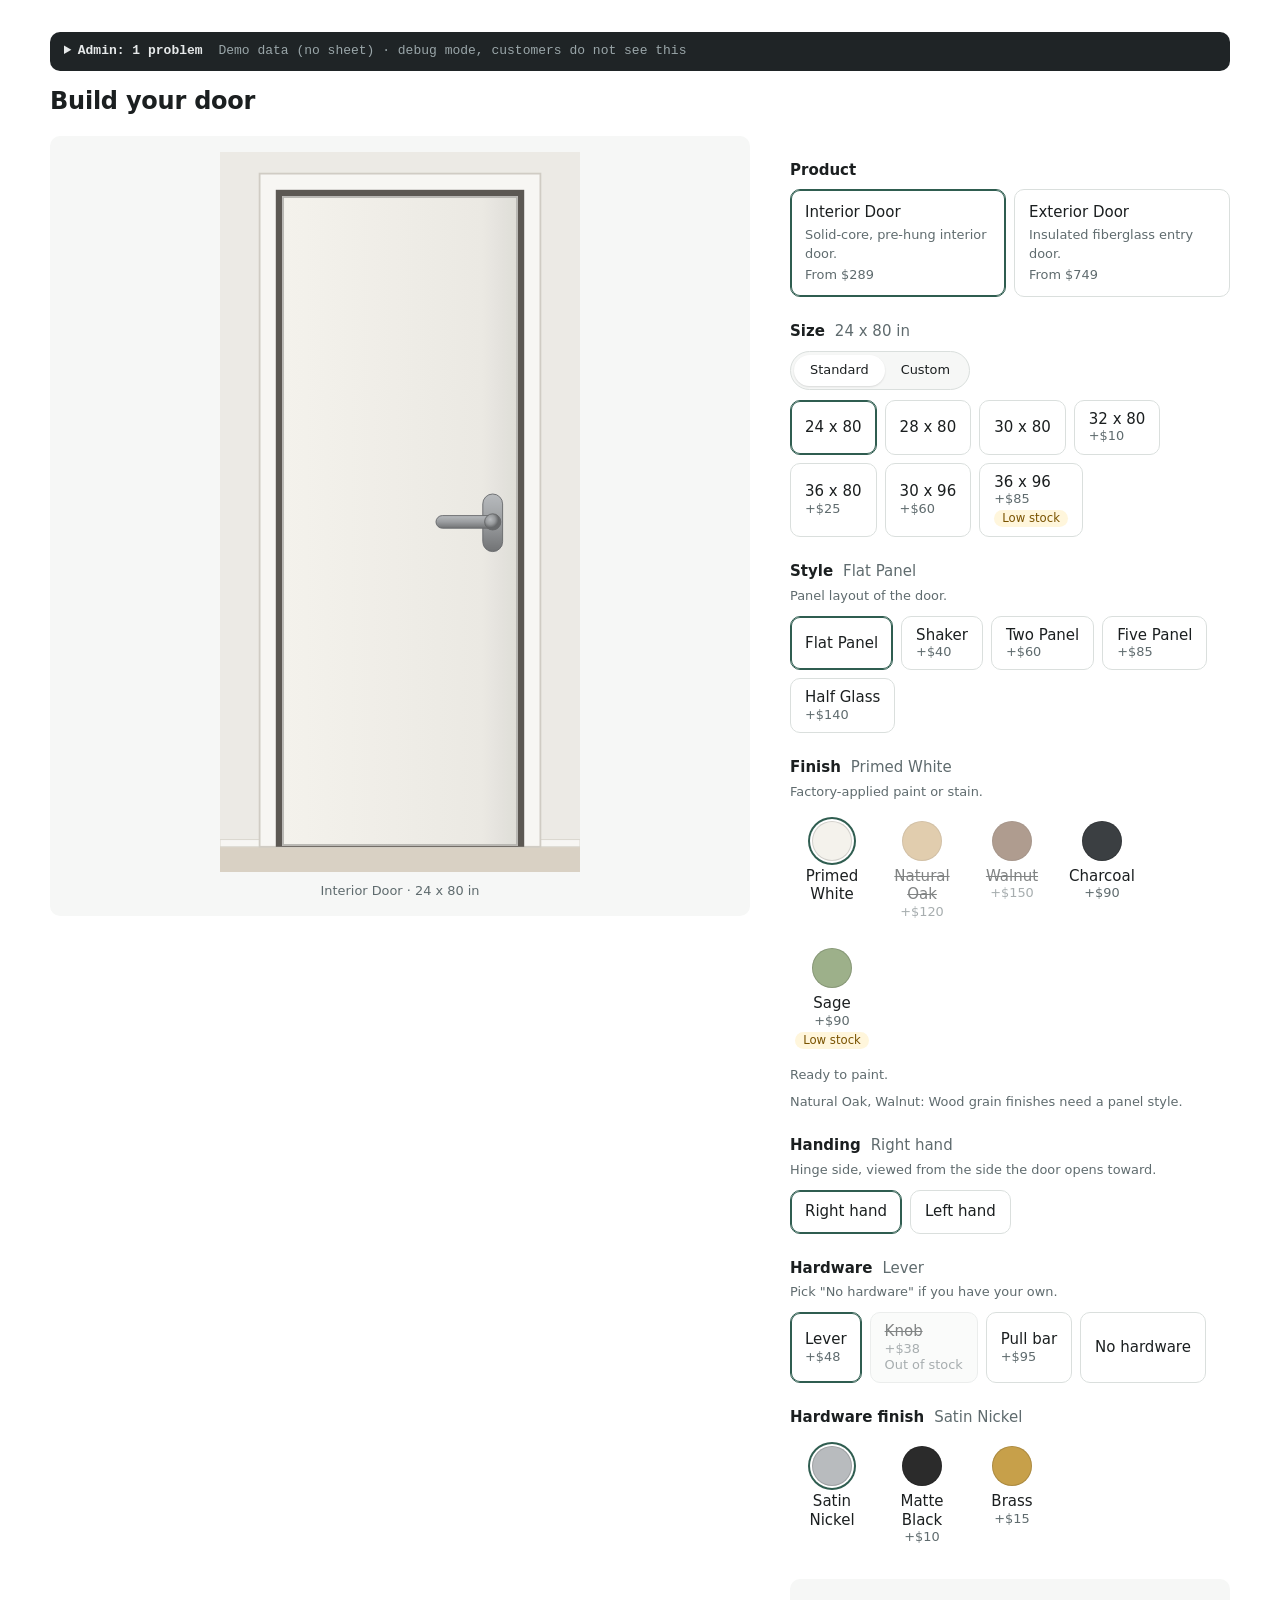
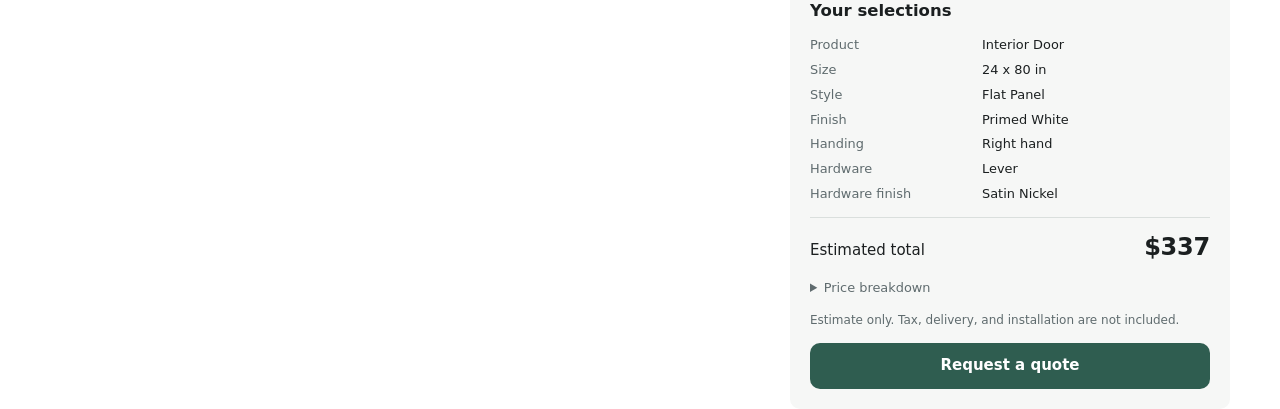
<file: index.html>
<!doctype html>
<html lang="en">
<head>
  <meta charset="utf-8">
  <meta name="viewport" content="width=device-width, initial-scale=1">
  <title>Configurator demo</title>
  <link rel="stylesheet" href="configurator.css">
  <style>
    /* Stand-in for your site's page styles */
    body { margin: 0; padding: 32px 16px 0; background: #fff; font-family: system-ui, -apple-system, "Segoe UI", sans-serif; }
  </style>
</head>
<body>
  <!-- Demo mode: built-in placeholder data, no sheet needed. Debug panel on. -->
  <div id="door-configurator"></div>
  <script src="configurator.js"></script>
  <script>
    Configurator.mount('#door-configurator', { source: 'demo', debug: true });
  </script>
</body>
</html>
</file>
<file: configurator.css>
/* ==========================================================================
   Configurator styles
   --------------------------------------------------------------------------
   HOW TO REBRAND
   1. Edit the tokens in section 1 only. Everything else reads from them.
   2. Accent color is set from the sheet (Settings > Accent color) and
      overrides --cfg-accent at runtime. To lock it in CSS instead, add
      `!important` to --cfg-accent below or clear the setting in the sheet.
   3. Fonts inherit from your site by default (--cfg-font: inherit).

   SCOPING
   Every rule starts with `.cfg` so nothing leaks into your site, and your
   site's styles are reset where they would otherwise break the layout
   (see section 2). Class names follow a BEM pattern:
     .cfg-block, .cfg-block__element, .cfg-block--modifier, .is-state

   LAYOUT
   Uses container queries, so the layout responds to the width of the box
   it is embedded in, not the browser window. Breakpoint: 760px.
   ========================================================================== */


/* ==========================================================================
   1. THEME TOKENS (edit these)
   ========================================================================== */
.cfg {
  /* Brand */
  --cfg-accent: #2F5D50;          /* buttons, selected states, focus ring. Overridden by the sheet */
  --cfg-on-accent: #ffffff;       /* text on accent backgrounds. Auto-set from the accent's brightness */

  /* Neutrals */
  --cfg-bg: #ffffff;              /* panel and card background */
  --cfg-surface: #f6f7f6;         /* preview backdrop, summary box, hover */
  --cfg-border: #dadfdd;          /* default borders */
  --cfg-border-strong: #b7c0bd;   /* hover borders */
  --cfg-text: #1b1f20;            /* main text */
  --cfg-muted: #5f6b6e;           /* help text, labels, captions */

  /* Status colors */
  --cfg-warn-bg: #fff6dc;         /* notices (option changed), low-stock badge */
  --cfg-warn-text: #7a5300;
  --cfg-error: #b3261e;           /* field errors */
  --cfg-ok: #1e7a4c;

  /* Type */
  --cfg-font: inherit;            /* set to e.g. "Inter", sans-serif to override your site's font */
  --cfg-size: 15px;               /* base text size; everything below scales from it */
  --cfg-size-sm: 0.86em;
  --cfg-size-title: 1.6em;        /* configurator heading */
  --cfg-weight-strong: 600;

  /* Shape and spacing */
  --cfg-radius: 10px;             /* cards, inputs, buttons */
  --cfg-radius-pill: 999px;       /* segmented control, badges */
  --cfg-gap: 16px;                /* base spacing unit */
  --cfg-swatch-size: 40px;        /* color swatch circles */
  --cfg-max-width: 1180px;        /* widest the whole configurator gets */
  --cfg-preview-ratio: 1 / 2;     /* width / height of the preview; match your layer images (400x800 = 1/2) */
  --cfg-sticky-top: 16px;         /* preview sticks this far from the top on wide layouts; raise if your site has a sticky header */

  /* Motion */
  --cfg-speed: 160ms;
}


/* ==========================================================================
   2. BASE (scoped reset so the host site's CSS does not break things)
   ========================================================================== */
.cfg {
  container-type: inline-size;
  container-name: cfg;
  max-width: var(--cfg-max-width);
  margin: 0 auto;
  font-family: var(--cfg-font);
  font-size: var(--cfg-size);
  line-height: 1.45;
  color: var(--cfg-text);
  -webkit-font-smoothing: antialiased;
}
.cfg *, .cfg *::before, .cfg *::after { box-sizing: border-box; }
/* :where() keeps these resets at zero specificity, so any .cfg-* rule below wins */
:where(.cfg) fieldset { border: 0; margin: 0; padding: 0; min-width: 0; }
:where(.cfg) legend { padding: 0; }
:where(.cfg) :is(h2, h3, p, dl, dd, ul, ol) { margin: 0; }
:where(.cfg) :is(button, input, select, textarea) { font: inherit; color: inherit; }
:where(.cfg) img { max-width: 100%; }
.cfg [hidden] { display: none !important; }

/* Visible keyboard focus everywhere, invisible for mouse clicks */
.cfg :focus { outline: none; }
.cfg :focus-visible,
.cfg .cfg-option:has(input:focus-visible),
.cfg .cfg-segment__item:has(input:focus-visible) {
  outline: 2px solid var(--cfg-accent);
  outline-offset: 2px;
}


/* ==========================================================================
   3. HEADER and LAYOUT
   ========================================================================== */
.cfg-header { margin-bottom: calc(var(--cfg-gap) * 1.25); }
.cfg-header__logo { display: block; max-height: 44px; width: auto; margin-bottom: 10px; }
.cfg-header__title { font-size: var(--cfg-size-title); font-weight: var(--cfg-weight-strong); line-height: 1.2; letter-spacing: -0.01em; }

/* Narrow: preview on top, panel below */
.cfg-layout { display: grid; gap: calc(var(--cfg-gap) * 1.5); }

/* Wide: preview left (sticky), panel right */
@container cfg (min-width: 760px) {
  .cfg-layout { grid-template-columns: minmax(0, 1fr) minmax(340px, 440px); align-items: start; gap: calc(var(--cfg-gap) * 2.5); }
  .cfg-preview__inner { position: sticky; top: var(--cfg-sticky-top); }
}

.cfg-panel { display: grid; gap: calc(var(--cfg-gap) * 1.5); min-width: 0; }
.cfg-product-desc { color: var(--cfg-muted); }


/* ==========================================================================
   4. PREVIEW (stacked image layers)
   ========================================================================== */
.cfg-preview__inner {
  background: var(--cfg-surface);
  border-radius: var(--cfg-radius);
  padding: var(--cfg-gap);
}
.cfg-stage {
  position: relative;
  width: 100%;
  max-width: 360px;               /* keeps tall doors from getting huge on wide screens */
  margin: 0 auto;
  aspect-ratio: var(--cfg-preview-ratio);
  transition: transform calc(var(--cfg-speed) * 2) ease;
}
/* Narrow screens: shorter preview so the options stay in view */
@container cfg (max-width: 759px) {
  .cfg-stage { max-width: 150px; }
  .cfg-preview__inner { padding: 10px; }
}
.cfg-stage.is-mirrored { transform: scaleX(-1); }   /* set by options with "Mirror preview" = Yes */
.cfg-stage__empty { position: absolute; inset: 0; display: grid; place-items: center; color: var(--cfg-muted); font-size: var(--cfg-size-sm); }

.cfg-layer { position: absolute; inset: 0; }
.cfg-layer img { position: absolute; inset: 0; width: 100%; height: 100%; object-fit: contain; user-select: none; }
.cfg-layer.is-broken { display: none; }            /* a missing image is hidden for customers; debug mode lists it */

/* Tinted layers: color fill clipped to the image shape, image multiplied on top.
   Mask images must come from the same site or a host that sends CORS headers. */
.cfg-layer--tinted { isolation: isolate; }
.cfg-layer__tint {
  position: absolute; inset: 0;
  background: var(--cfg-tint);
  -webkit-mask: var(--cfg-mask) center / contain no-repeat;
          mask: var(--cfg-mask) center / contain no-repeat;
}
.cfg-layer--tinted img { mix-blend-mode: multiply; }

.cfg-preview__caption {
  margin-top: 10px;
  text-align: center;
  font-size: var(--cfg-size-sm);
  color: var(--cfg-muted);
}


/* ==========================================================================
   5. STEPS and OPTIONS
   ========================================================================== */
.cfg-steps { display: grid; gap: calc(var(--cfg-gap) * 1.5); }

.cfg-step__title {
  display: flex; flex-wrap: wrap; align-items: baseline; gap: 4px 10px;
  font-weight: var(--cfg-weight-strong);
  margin-bottom: 8px;
}
.cfg-step__value { font-weight: 400; color: var(--cfg-muted); }  /* current pick, next to the step name */
.cfg-step__help { color: var(--cfg-muted); font-size: var(--cfg-size-sm); margin: -4px 0 10px; }
.cfg-step__unavailable { color: var(--cfg-muted); font-size: var(--cfg-size-sm); margin-top: 8px; }
.cfg-step__detail { color: var(--cfg-muted); font-size: var(--cfg-size-sm); margin-top: 8px; }

/* Option groups */
.cfg-options { display: flex; flex-wrap: wrap; gap: 8px; }
.cfg-options--cards { display: grid; grid-template-columns: repeat(auto-fill, minmax(180px, 1fr)); }
.cfg-options--swatches { gap: 10px 6px; }

/* A single option. The real radio input is visually hidden but still
   receives focus and clicks, so keyboard and screen readers work. */
.cfg-option {
  position: relative;
  display: inline-flex; align-items: center; gap: 10px;
  padding: 9px 14px;
  min-height: 44px;                                  /* touch target */
  background: var(--cfg-bg);
  border: 1px solid var(--cfg-border);
  border-radius: var(--cfg-radius);
  cursor: pointer;
  transition: border-color var(--cfg-speed), box-shadow var(--cfg-speed), background var(--cfg-speed);
}
.cfg-option:hover { border-color: var(--cfg-border-strong); }
.cfg-option input { position: absolute; opacity: 0; width: 1px; height: 1px; pointer-events: none; }
.cfg-option.is-selected { border-color: var(--cfg-accent); box-shadow: inset 0 0 0 1px var(--cfg-accent); }
.cfg-option.is-unavailable { cursor: not-allowed; opacity: .55; background: var(--cfg-surface); }
.cfg-option.is-unavailable .cfg-option__name { text-decoration: line-through; }

.cfg-option__text { display: flex; flex-direction: column; line-height: 1.25; }
.cfg-option__name { font-weight: 500; }
.cfg-option__price { font-size: var(--cfg-size-sm); color: var(--cfg-muted); }
.cfg-option__note { font-size: var(--cfg-size-sm); color: var(--cfg-muted); max-width: 22ch; }   /* reason it is unavailable */
.cfg-option__desc { font-size: var(--cfg-size-sm); color: var(--cfg-muted); }

/* Product cards */
.cfg-option--card { flex-direction: column; align-items: flex-start; gap: 2px; padding: 12px 14px; }

/* Swatch options: circle on top, label under */
.cfg-option--swatch {
  flex-direction: column; gap: 6px;
  width: 84px; padding: 8px 4px;
  border-color: transparent; background: transparent;
  text-align: center;
}
.cfg-option--swatch .cfg-option__text { align-items: center; }
.cfg-option--swatch.is-selected { border-color: transparent; box-shadow: none; }
.cfg-option--swatch.is-unavailable { background: transparent; }
.cfg-swatch {
  width: var(--cfg-swatch-size); height: var(--cfg-swatch-size);
  border-radius: 50%;
  background: var(--cfg-surface) center / cover;
  box-shadow: inset 0 0 0 1px rgba(0, 0, 0, .14);
  transition: box-shadow var(--cfg-speed);
}
.cfg-option--swatch.is-selected .cfg-swatch { box-shadow: inset 0 0 0 1px rgba(0, 0, 0, .14), 0 0 0 2px var(--cfg-bg), 0 0 0 4px var(--cfg-accent); }
.cfg-swatch--none { background: linear-gradient(135deg, transparent 47%, var(--cfg-border-strong) 47%, var(--cfg-border-strong) 53%, transparent 53%), var(--cfg-bg); }

/* Badges (Low stock, Backorder, lead times) */
.cfg-badge {
  display: inline-block; margin-top: 3px;
  padding: 1px 8px;
  font-size: 0.78em; font-weight: 500;
  color: var(--cfg-warn-text); background: var(--cfg-warn-bg);
  border-radius: var(--cfg-radius-pill);
  white-space: nowrap;
}

/* Dropdown steps */
.cfg-select-wrap { position: relative; }
.cfg-select-wrap::after {                            /* chevron */
  content: ""; position: absolute; right: 14px; top: 50%;
  width: 8px; height: 8px; margin-top: -6px;
  border-right: 2px solid var(--cfg-muted); border-bottom: 2px solid var(--cfg-muted);
  transform: rotate(45deg); pointer-events: none;
}
.cfg-select { appearance: none; padding-right: 40px; }

/* Standard / Custom size toggle */
.cfg-segment {
  display: inline-flex; padding: 3px; margin-bottom: 10px;
  background: var(--cfg-surface); border: 1px solid var(--cfg-border);
  border-radius: var(--cfg-radius-pill);
}
.cfg-segment__item { position: relative; padding: 6px 16px; border-radius: var(--cfg-radius-pill); cursor: pointer; font-size: var(--cfg-size-sm); font-weight: 500; }
.cfg-segment__item input { position: absolute; opacity: 0; pointer-events: none; }
.cfg-segment__item.is-selected { background: var(--cfg-bg); box-shadow: 0 1px 2px rgba(0, 0, 0, .12); }
.cfg-custom { display: grid; grid-template-columns: 1fr 1fr; gap: 12px; }


/* ==========================================================================
   6. FORM FIELDS (custom size inputs, dropdowns, quote form)
   ========================================================================== */
.cfg-field { display: grid; gap: 4px; align-content: start; }
.cfg-field__label { font-size: var(--cfg-size-sm); font-weight: 500; }
.cfg-field__opt { color: var(--cfg-muted); font-weight: 400; }
.cfg-field__hint { font-size: 0.8em; color: var(--cfg-muted); }
.cfg-field__error { font-size: var(--cfg-size-sm); color: var(--cfg-error); }
.cfg-input, .cfg-select {
  width: 100%; min-height: 44px;
  padding: 10px 12px;
  background: var(--cfg-bg);
  border: 1px solid var(--cfg-border);
  border-radius: var(--cfg-radius);
  transition: border-color var(--cfg-speed), box-shadow var(--cfg-speed);
}
.cfg-input:hover, .cfg-select:hover { border-color: var(--cfg-border-strong); }
.cfg-input:focus-visible, .cfg-select:focus-visible { outline: none; border-color: var(--cfg-accent); box-shadow: 0 0 0 3px color-mix(in srgb, var(--cfg-accent) 22%, transparent); }
.cfg-input.is-invalid { border-color: var(--cfg-error); }
textarea.cfg-input { resize: vertical; min-height: 84px; }


/* ==========================================================================
   7. BUTTONS
   ========================================================================== */
.cfg-btn {
  display: inline-flex; align-items: center; justify-content: center;
  min-height: 46px; padding: 10px 20px;
  font-weight: var(--cfg-weight-strong);
  border: 1px solid transparent;
  border-radius: var(--cfg-radius);
  cursor: pointer;
  transition: filter var(--cfg-speed), background var(--cfg-speed);
}
.cfg-btn--primary { background: var(--cfg-accent); color: var(--cfg-on-accent); }
.cfg-btn--primary:hover:not(:disabled) { filter: brightness(1.08); }
.cfg-btn--secondary { background: var(--cfg-bg); border-color: var(--cfg-border-strong); }
.cfg-btn--secondary:hover { background: var(--cfg-surface); }
.cfg-btn--block { width: 100%; }
.cfg-btn:disabled { opacity: .45; cursor: not-allowed; }


/* ==========================================================================
   8. SUMMARY and PRICE
   ========================================================================== */
.cfg-summary {
  display: grid; gap: 14px;
  padding: calc(var(--cfg-gap) * 1.25);
  background: var(--cfg-surface);
  border-radius: var(--cfg-radius);
  scroll-margin-top: var(--cfg-sticky-top);
}
.cfg-section-title { font-size: 1.1em; font-weight: var(--cfg-weight-strong); }
.cfg-summary__list { display: grid; gap: 6px; }
.cfg-summary__row { display: grid; grid-template-columns: minmax(90px, 40%) 1fr; gap: 12px; font-size: var(--cfg-size-sm); }
.cfg-summary__row dt { color: var(--cfg-muted); }
.cfg-summary__lead { color: var(--cfg-muted); }
.cfg-summary__missing { font-size: var(--cfg-size-sm); color: var(--cfg-warn-text); }

.cfg-price { display: flex; justify-content: space-between; align-items: baseline; padding-top: 12px; border-top: 1px solid var(--cfg-border); }
.cfg-price__label { font-weight: 500; }
.cfg-price__total { font-size: 1.6em; font-weight: var(--cfg-weight-strong); font-variant-numeric: tabular-nums; letter-spacing: -0.01em; }
.cfg-price__note { font-size: 0.8em; color: var(--cfg-muted); }

.cfg-breakdown summary { cursor: pointer; font-size: var(--cfg-size-sm); color: var(--cfg-muted); }
.cfg-breakdown__table { width: 100%; margin-top: 8px; border-collapse: collapse; font-size: var(--cfg-size-sm); }
.cfg-breakdown__table td { padding: 3px 0; vertical-align: top; }
.cfg-breakdown__table td:last-child { text-align: right; white-space: nowrap; padding-left: 12px; font-variant-numeric: tabular-nums; }


/* ==========================================================================
   9. QUOTE FORM
   ========================================================================== */
.cfg-quote { display: grid; gap: 14px; scroll-margin-top: var(--cfg-sticky-top); }
.cfg-quote__form { display: grid; gap: 12px; }
.cfg-quote__grid { display: grid; gap: 12px; grid-template-columns: 1fr; }
@container cfg (min-width: 480px) { .cfg-quote__grid { grid-template-columns: 1fr 1fr; } }
.cfg-quote__status { font-size: var(--cfg-size-sm); color: var(--cfg-error); }
.cfg-quote__status:empty { display: none; }
.cfg-quote__done { display: grid; gap: 10px; padding: var(--cfg-gap); border: 1px solid var(--cfg-ok); border-radius: var(--cfg-radius); }
.cfg-quote__thanks { font-weight: var(--cfg-weight-strong); color: var(--cfg-ok); }
.cfg-hp { position: absolute; left: -9999px; width: 1px; height: 1px; overflow: hidden; }   /* spam trap, keep hidden */


/* ==========================================================================
   10. MESSAGES: notices, loading, unavailable
   ========================================================================== */
/* "Finish changed from X to Y" messages */
.cfg-notice {
  position: relative;
  padding: 12px 40px 12px 14px;
  font-size: var(--cfg-size-sm);
  color: var(--cfg-warn-text); background: var(--cfg-warn-bg);
  border-radius: var(--cfg-radius);
}
.cfg-notice ul { padding-left: 18px; }
.cfg-notice__close { position: absolute; top: 6px; right: 8px; width: 28px; height: 28px; background: none; border: 0; font-size: 20px; line-height: 1; cursor: pointer; color: inherit; }

.cfg-loading { display: flex; align-items: center; justify-content: center; gap: 10px; min-height: 240px; color: var(--cfg-muted); }
.cfg-spinner { width: 18px; height: 18px; border: 2px solid var(--cfg-border); border-top-color: var(--cfg-accent); border-radius: 50%; animation: cfg-spin .8s linear infinite; }
@keyframes cfg-spin { to { transform: rotate(360deg); } }

.cfg-unavailable { display: grid; gap: 8px; justify-items: start; padding: calc(var(--cfg-gap) * 1.5); background: var(--cfg-surface); border-radius: var(--cfg-radius); }
.cfg-unavailable__title { font-weight: var(--cfg-weight-strong); }


/* ==========================================================================
   11. ADMIN PANEL (debug mode only: ?cfg-debug=1 or debug: true)
   Customers never see this.
   ========================================================================== */
.cfg-admin {
  margin-bottom: var(--cfg-gap);
  font: 13px/1.45 ui-monospace, SFMono-Regular, Menlo, Consolas, monospace;
  background: #1f2426; color: #e6e9ea;
  border-radius: var(--cfg-radius);
}
.cfg-admin summary { padding: 10px 14px; cursor: pointer; font-weight: 600; }
.cfg-admin__src { font-weight: 400; color: #9aa6a9; margin-left: 8px; }
.cfg-admin__list { list-style: none; padding: 0 14px 14px; display: grid; gap: 8px; }
.cfg-admin__item { display: grid; gap: 2px; padding: 8px 10px; border-left: 3px solid #c9a227; background: #2a3033; border-radius: 4px; }
.cfg-admin__item--fatal { border-color: #ff6b5e; }
.cfg-admin__item--error { border-color: #ff9f43; }
.cfg-admin__level { font-size: 11px; text-transform: uppercase; letter-spacing: .06em; color: #9aa6a9; }
.cfg-admin__where { color: #8fd3c1; }
.cfg-admin__fix { color: #c7cfd1; }
.cfg-admin__ok { padding: 0 14px 14px; color: #8fd3c1; }
.cfg-admin-inline { color: var(--cfg-muted); }


/* ==========================================================================
   12. MOBILE PRICE BAR (narrow layouts only)
   Sticks to the bottom of the screen while the configurator is in view.
   Set display:none here if your site already has a sticky footer.
   ========================================================================== */
.cfg-bar { display: none; }
@container cfg (max-width: 759px) {
  .cfg-bar {
    position: sticky; bottom: 0; z-index: 5;
    display: flex; align-items: center; justify-content: space-between; gap: 12px;
    margin-top: var(--cfg-gap);
    padding: 10px 14px;
    background: var(--cfg-bg);
    border-top: 1px solid var(--cfg-border);
    box-shadow: 0 -4px 16px rgba(0, 0, 0, .06);
  }
  .cfg-bar__price { font-weight: var(--cfg-weight-strong); font-size: 1.15em; font-variant-numeric: tabular-nums; }
  .cfg-bar .cfg-btn { min-height: 40px; padding: 8px 16px; }
}


/* ==========================================================================
   13. REDUCED MOTION
   ========================================================================== */
@media (prefers-reduced-motion: reduce) {
  .cfg *, .cfg *::before, .cfg *::after { transition: none !important; animation: none !important; }
}
</file>
